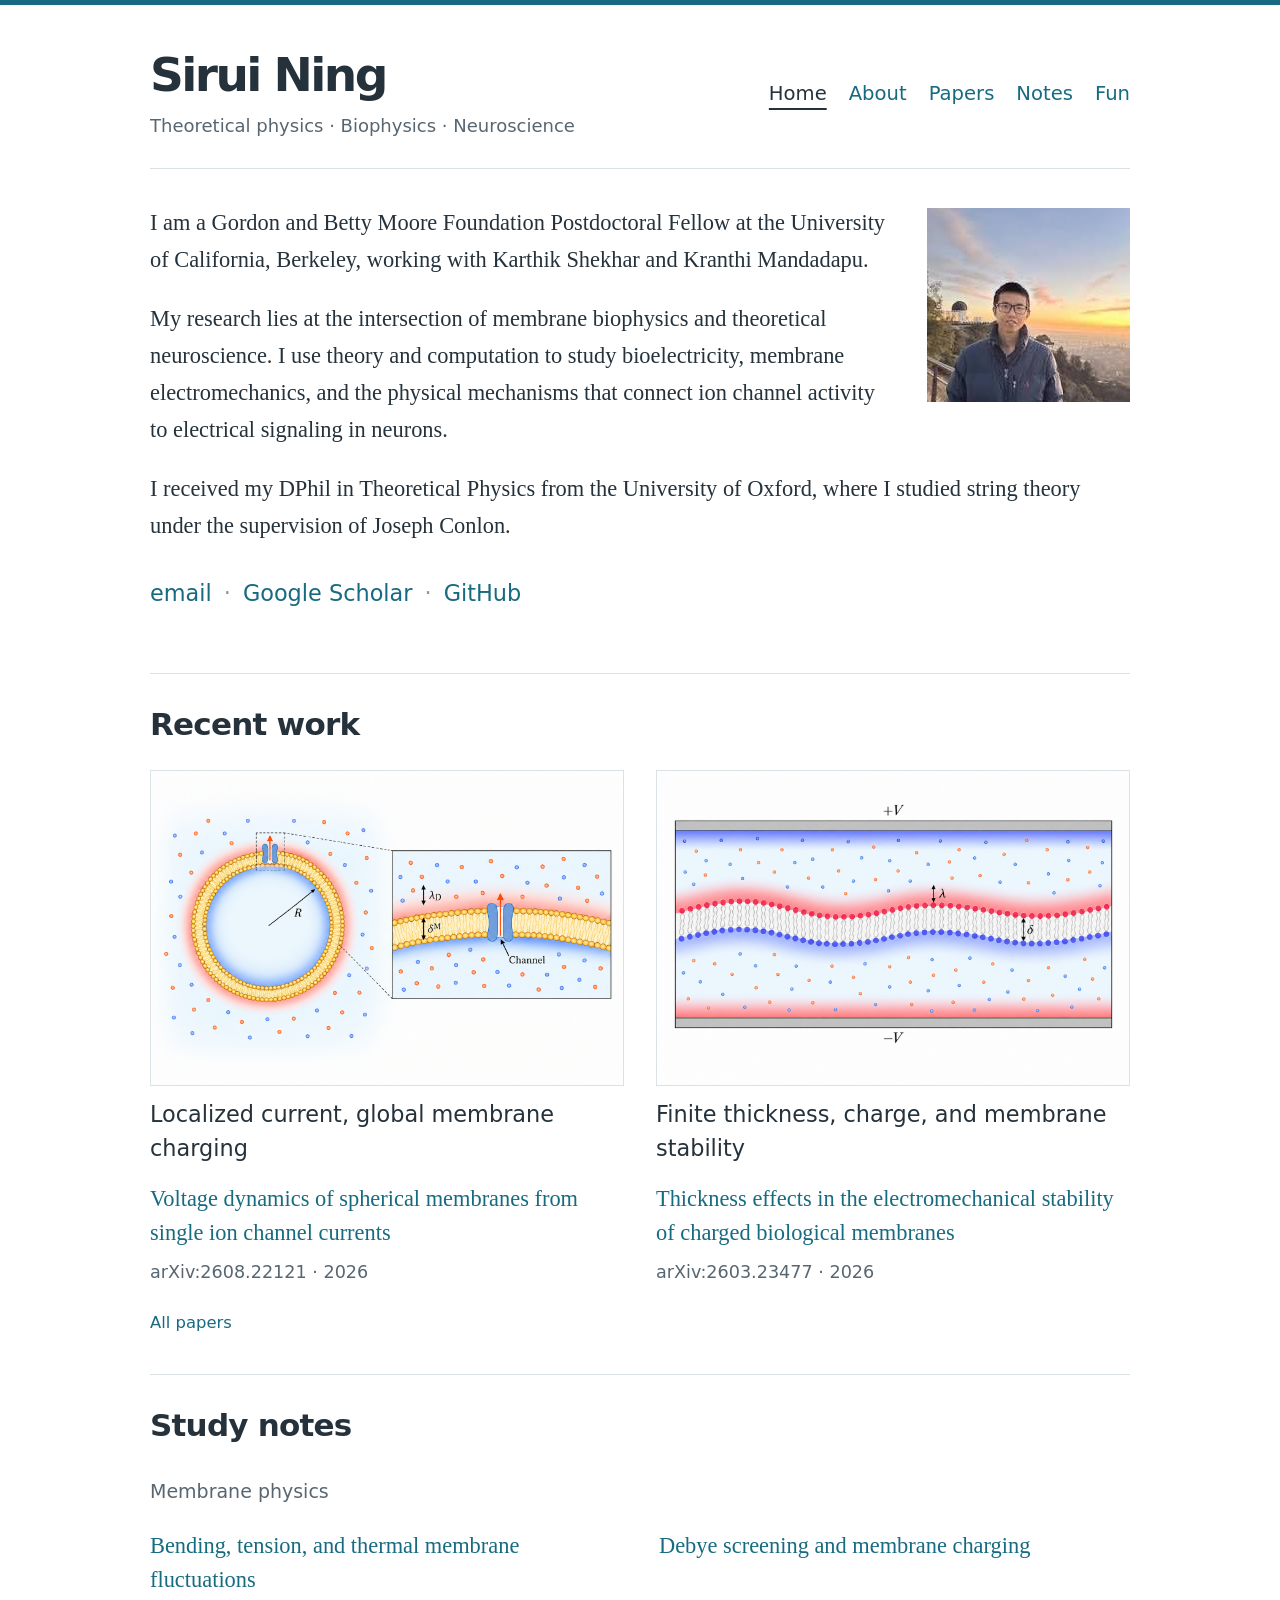
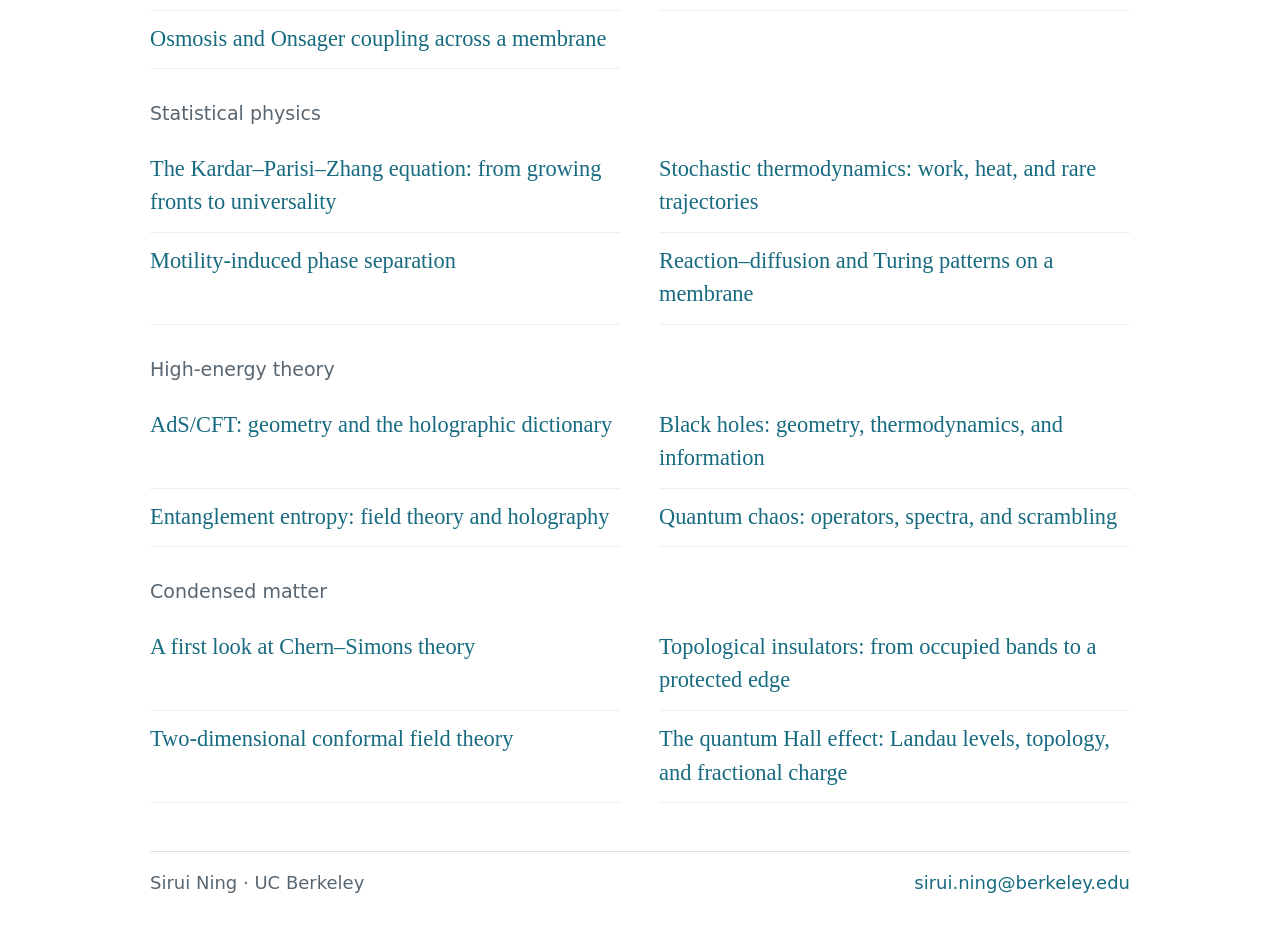
<file: index.html>
<!doctype html>
<html lang="en"><head>
<meta charset="utf-8"><meta name="viewport" content="width=device-width, initial-scale=1">
<meta name="description" content="Sirui Ning is a Gordon and Betty Moore Foundation Postdoctoral Fellow at UC Berkeley, working at the intersection of membrane biophysics and theoretical neuroscience.">
<title>Sirui Ning — Research</title>
<link rel="canonical" href="https://siruining-deep.github.io/">
<link rel="stylesheet" href="styles.css">
</head><body>
<a class="skip" href="#main">Skip to content</a>
<div class="page"><header><div class="identity"><h1><a href="index.html">Sirui Ning</a></h1><p>Theoretical physics · Biophysics · Neuroscience</p></div><nav aria-label="Main navigation"><a href="index.html" aria-current="page">Home</a><a href="about.html">About</a><a href="papers.html">Papers</a><a href="index.html#notes-title">Notes</a><a href="fun.html">Fun</a></nav></header>
<main id="main">
<section class="biography" aria-label="Introduction">
<img class="portrait" src="sirui-ning.jpg" alt="Sirui Ning" width="203" height="194" decoding="async">
<p>I am a Gordon and Betty Moore Foundation Postdoctoral Fellow at the University of California, Berkeley, working with Karthik Shekhar and Kranthi Mandadapu.</p>
<p>My research lies at the intersection of membrane biophysics and theoretical neuroscience. I use theory and computation to study bioelectricity, membrane electromechanics, and the physical mechanisms that connect ion channel activity to electrical signaling in neurons.</p>
<p>I received my DPhil in Theoretical Physics from the University of Oxford, where I studied string theory under the supervision of Joseph Conlon.</p>
<p class="links"><a href="mailto:sirui.ning@berkeley.edu">email</a><a href="https://scholar.google.com/citations?user=Ehlln0UAAAAJ&amp;hl=en">Google Scholar</a><a href="https://github.com/siruining-deep">GitHub</a></p>
</section>
<section aria-labelledby="recent-title"><h2 id="recent-title">Recent work</h2>
<ul class="recent-papers research-grid">
<li>
<figure class="work-figure">
<a href="https://arxiv.org/abs/2608.22121"><img src="voltage-dynamics-paper-style.png" alt="Two-dimensional schematic of a spherical lipid membrane and an enlarged ion channel, showing membrane thickness and the surrounding diffuse charge layers." width="1536" height="1024" loading="lazy" decoding="async"></a>
<figcaption>Localized current, global membrane charging</figcaption>
</figure>
<h3><a href="https://arxiv.org/abs/2608.22121">Voltage dynamics of spherical membranes from single ion channel currents</a></h3>
<span class="paper-meta">arXiv:2608.22121 · 2026</span>
</li>
<li>
<figure class="work-figure">
<a href="https://arxiv.org/abs/2603.23477"><img src="membrane-stability-paper-style.png" alt="Two-dimensional cross-section of a charged membrane between electrodes at positive and negative voltage, showing its finite thickness, electrolyte ions, and diffuse charge layers." width="1536" height="1024" loading="lazy" decoding="async"></a>
<figcaption>Finite thickness, charge, and membrane stability</figcaption>
</figure>
<h3><a href="https://arxiv.org/abs/2603.23477">Thickness effects in the electromechanical stability of charged biological membranes</a></h3>
<span class="paper-meta">arXiv:2603.23477 · 2026</span>
</li>
</ul><p class="section-link"><a href="papers.html">All papers</a></p></section>
<section aria-labelledby="notes-title"><h2 id="notes-title">Study notes</h2>
<h3 class="notes-group">Membrane physics</h3><ul class="notes-list">
<li><a href="membrane-fluctuations.pdf">Bending, tension, and thermal membrane fluctuations</a></li>
<li><a href="membrane-charging.pdf">Debye screening and membrane charging</a></li>
<li><a href="osmosis-onsager.pdf">Osmosis and Onsager coupling across a membrane</a></li>
</ul>
<h3 class="notes-group">Statistical physics</h3><ul class="notes-list">
<li><a href="kpz-equation.pdf">The Kardar–Parisi–Zhang equation: from growing fronts to universality</a></li>
<li><a href="stochastic-thermodynamics.pdf">Stochastic thermodynamics: work, heat, and rare trajectories</a></li>
<li><a href="motility-induced-phase-separation.pdf">Motility-induced phase separation</a></li>
<li><a href="turing-patterns.pdf">Reaction–diffusion and Turing patterns on a membrane</a></li>
</ul>
<h3 class="notes-group">High-energy theory</h3><ul class="notes-list">
<li><a href="ads-cft.pdf">AdS/CFT: geometry and the holographic dictionary</a></li>
<li><a href="black-holes.pdf">Black holes: geometry, thermodynamics, and information</a></li>
<li><a href="entanglement-entropy.pdf">Entanglement entropy: field theory and holography</a></li>
<li><a href="quantum-chaos.pdf">Quantum chaos: operators, spectra, and scrambling</a></li>
</ul>
<h3 class="notes-group">Condensed matter</h3><ul class="notes-list">
<li><a href="chern-simons.pdf">A first look at Chern–Simons theory</a></li>
<li><a href="topological-insulators.pdf">Topological insulators: from occupied bands to a protected edge</a></li>
<li><a href="conformal-field-theory.pdf">Two-dimensional conformal field theory</a></li>
<li><a href="quantum-hall-effect.pdf">The quantum Hall effect: Landau levels, topology, and fractional charge</a></li>
</ul></section></main>
<footer><span>Sirui Ning · UC Berkeley</span><a href="mailto:sirui.ning@berkeley.edu">sirui.ning@berkeley.edu</a></footer>
</div></body></html>
</file>
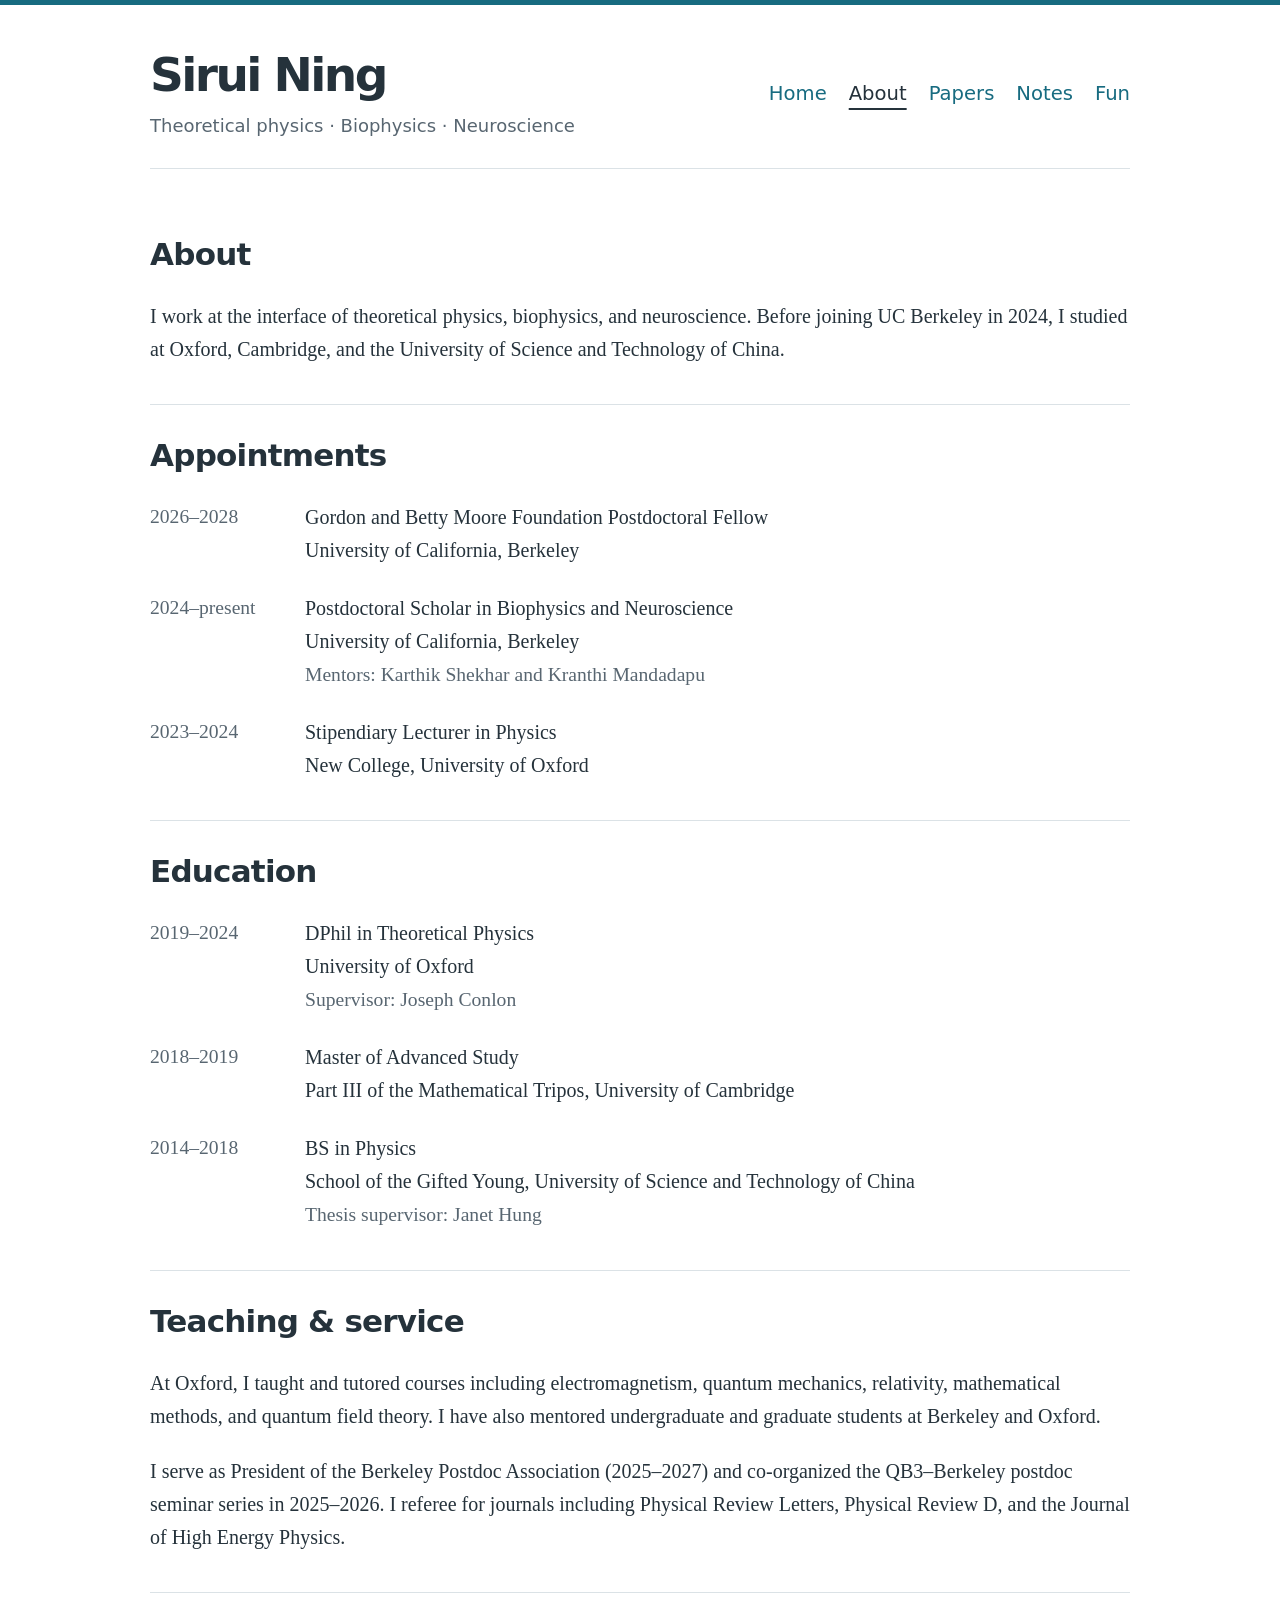
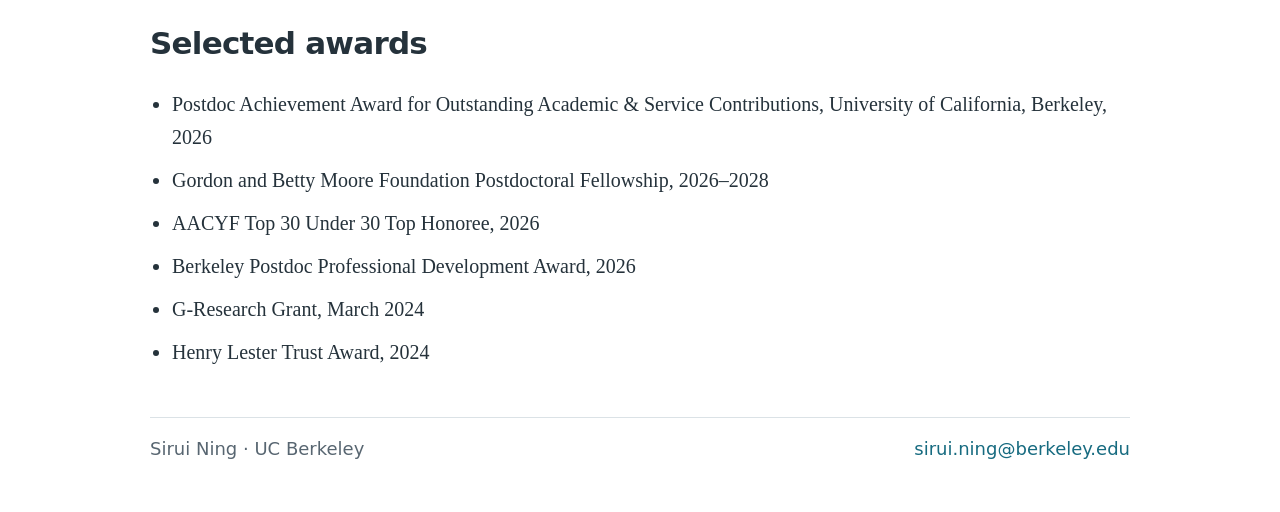
<file: about.html>
<!doctype html>
<html lang="en"><head>
<meta charset="utf-8"><meta name="viewport" content="width=device-width, initial-scale=1">
<meta name="description" content="Academic background, appointments, teaching, and service of Sirui Ning at UC Berkeley.">
<title>About — Sirui Ning</title>
<link rel="canonical" href="https://siruining-deep.github.io/about.html">
<link rel="stylesheet" href="styles.css">
</head><body>
<a class="skip" href="#main">Skip to content</a>
<div class="page"><header><div class="identity"><h1><a href="index.html">Sirui Ning</a></h1><p>Theoretical physics · Biophysics · Neuroscience</p></div><nav aria-label="Main navigation"><a href="index.html">Home</a><a href="about.html" aria-current="page">About</a><a href="papers.html">Papers</a><a href="index.html#notes-title">Notes</a><a href="fun.html">Fun</a></nav></header>
<main id="main">
<section aria-labelledby="about-title"><h2 id="about-title">About</h2>
<p>I work at the interface of theoretical physics, biophysics, and neuroscience. Before joining UC Berkeley in 2024, I studied at Oxford, Cambridge, and the University of Science and Technology of China.</p>
</section>
<section aria-labelledby="appointments-title"><h2 id="appointments-title">Appointments</h2>
<dl class="timeline">
<div><dt>2026–2028</dt><dd><strong>Gordon and Betty Moore Foundation Postdoctoral Fellow</strong><br>University of California, Berkeley</dd></div>
<div><dt>2024–present</dt><dd><strong>Postdoctoral Scholar in Biophysics and Neuroscience</strong><br>University of California, Berkeley<br><span class="detail">Mentors: Karthik Shekhar and Kranthi Mandadapu</span></dd></div>
<div><dt>2023–2024</dt><dd><strong>Stipendiary Lecturer in Physics</strong><br>New College, University of Oxford</dd></div></dl></section>
<section aria-labelledby="education-title"><h2 id="education-title">Education</h2><dl class="timeline">
<div><dt>2019–2024</dt><dd><strong>DPhil in Theoretical Physics</strong><br>University of Oxford<br><span class="detail">Supervisor: Joseph Conlon</span></dd></div>
<div><dt>2018–2019</dt><dd><strong>Master of Advanced Study</strong><br>Part III of the Mathematical Tripos, University of Cambridge</dd></div>
<div><dt>2014–2018</dt><dd><strong>BS in Physics</strong><br>School of the Gifted Young, University of Science and Technology of China<br><span class="detail">Thesis supervisor: Janet Hung</span></dd></div></dl></section>
<section aria-labelledby="teaching-title"><h2 id="teaching-title">Teaching &amp; service</h2>
<p>At Oxford, I taught and tutored courses including electromagnetism, quantum mechanics, relativity, mathematical methods, and quantum field theory. I have also mentored undergraduate and graduate students at Berkeley and Oxford.</p>
<p>I serve as President of the Berkeley Postdoc Association (2025–2027) and co-organized the QB3–Berkeley postdoc seminar series in 2025–2026. I referee for journals including Physical Review Letters, Physical Review D, and the Journal of High Energy Physics.</p></section>
<section aria-labelledby="awards-title"><h2 id="awards-title">Selected awards</h2><ul>
<li>Postdoc Achievement Award for Outstanding Academic &amp; Service Contributions, University of California, Berkeley, 2026</li>
<li>Gordon and Betty Moore Foundation Postdoctoral Fellowship, 2026–2028</li>
<li>AACYF Top 30 Under 30 Top Honoree, 2026</li>
<li>Berkeley Postdoc Professional Development Award, 2026</li>
<li>G-Research Grant, March 2024</li>
<li>Henry Lester Trust Award, 2024</li>
</ul></section></main>
<footer><span>Sirui Ning · UC Berkeley</span><a href="mailto:sirui.ning@berkeley.edu">sirui.ning@berkeley.edu</a></footer>
</div></body></html>
</file>
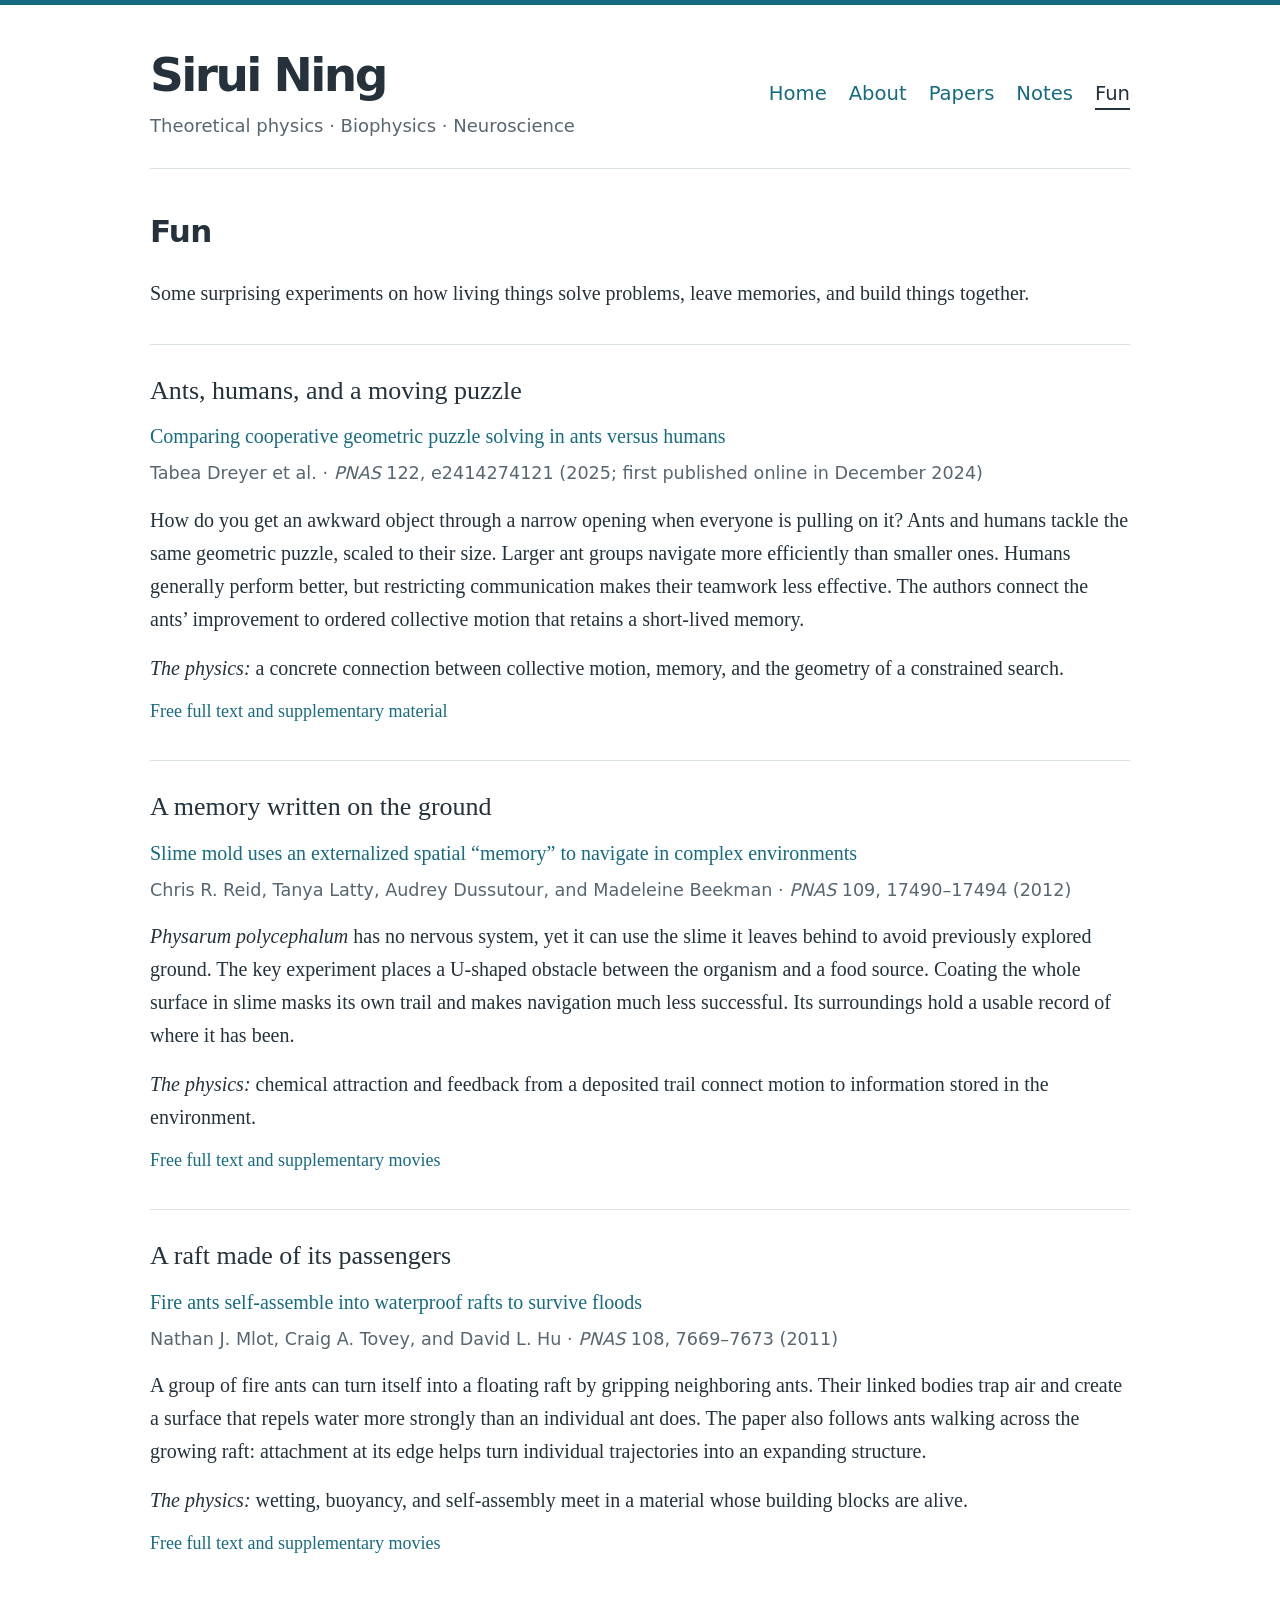
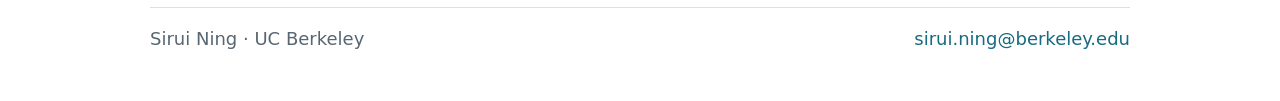
<file: fun.html>
<!doctype html>
<html lang="en"><head>
<meta charset="utf-8"><meta name="viewport" content="width=device-width, initial-scale=1">
<meta name="description" content="A small collection of playful biophysics papers: ants and humans solving puzzles, slime mold navigation, and living fire-ant rafts.">
<title>Fun — Sirui Ning</title>
<link rel="canonical" href="https://siruining-deep.github.io/fun.html">
<link rel="stylesheet" href="styles.css">
</head><body>
<a class="skip" href="#main">Skip to content</a>
<div class="page"><header><div class="identity"><h1><a href="index.html">Sirui Ning</a></h1><p>Theoretical physics · Biophysics · Neuroscience</p></div><nav aria-label="Main navigation"><a href="index.html">Home</a><a href="about.html">About</a><a href="papers.html">Papers</a><a href="index.html#notes-title">Notes</a><a href="fun.html" aria-current="page">Fun</a></nav></header>
<main id="main" class="fun-page">
<h2>Fun</h2>
<p>Some surprising experiments on how living things solve problems, leave memories, and build things together.</p>

<article class="fun-paper" aria-labelledby="ants-title">
<h3 id="ants-title">Ants, humans, and a moving puzzle</h3>
<p class="fun-citation"><a href="https://www.pnas.org/doi/10.1073/pnas.2414274121">Comparing cooperative geometric puzzle solving in ants versus humans</a><span class="paper-meta">Tabea Dreyer et al. · <cite>PNAS</cite> 122, e2414274121 (2025; first published online in December 2024)</span></p>
<p>How do you get an awkward object through a narrow opening when everyone is pulling on it? Ants and humans tackle the same geometric puzzle, scaled to their size. Larger ant groups navigate more efficiently than smaller ones. Humans generally perform better, but restricting communication makes their teamwork less effective. The authors connect the ants’ improvement to ordered collective motion that retains a short-lived memory.</p>
<p class="fun-connection"><strong>The physics:</strong> a concrete connection between collective motion, memory, and the geometry of a constrained search.</p>
<p class="fun-links"><a href="https://pmc.ncbi.nlm.nih.gov/articles/PMC11725855/">Free full text and supplementary material</a></p>
</article>

<article class="fun-paper" aria-labelledby="slime-title">
<h3 id="slime-title">A memory written on the ground</h3>
<p class="fun-citation"><a href="https://www.pnas.org/doi/10.1073/pnas.1215037109">Slime mold uses an externalized spatial “memory” to navigate in complex environments</a><span class="paper-meta">Chris R. Reid, Tanya Latty, Audrey Dussutour, and Madeleine Beekman · <cite>PNAS</cite> 109, 17490–17494 (2012)</span></p>
<p><i>Physarum polycephalum</i> has no nervous system, yet it can use the slime it leaves behind to avoid previously explored ground. The key experiment places a U-shaped obstacle between the organism and a food source. Coating the whole surface in slime masks its own trail and makes navigation much less successful. Its surroundings hold a usable record of where it has been.</p>
<p class="fun-connection"><strong>The physics:</strong> chemical attraction and feedback from a deposited trail connect motion to information stored in the environment.</p>
<p class="fun-links"><a href="https://pmc.ncbi.nlm.nih.gov/articles/PMC3491460/">Free full text and supplementary movies</a></p>
</article>

<article class="fun-paper" aria-labelledby="rafts-title">
<h3 id="rafts-title">A raft made of its passengers</h3>
<p class="fun-citation"><a href="https://www.pnas.org/doi/10.1073/pnas.1016658108">Fire ants self-assemble into waterproof rafts to survive floods</a><span class="paper-meta">Nathan J. Mlot, Craig A. Tovey, and David L. Hu · <cite>PNAS</cite> 108, 7669–7673 (2011)</span></p>
<p>A group of fire ants can turn itself into a floating raft by gripping neighboring ants. Their linked bodies trap air and create a surface that repels water more strongly than an individual ant does. The paper also follows ants walking across the growing raft: attachment at its edge helps turn individual trajectories into an expanding structure.</p>
<p class="fun-connection"><strong>The physics:</strong> wetting, buoyancy, and self-assembly meet in a material whose building blocks are alive.</p>
<p class="fun-links"><a href="https://pmc.ncbi.nlm.nih.gov/articles/PMC3093451/">Free full text and supplementary movies</a></p>
</article>
</main>
<footer><span>Sirui Ning · UC Berkeley</span><a href="mailto:sirui.ning@berkeley.edu">sirui.ning@berkeley.edu</a></footer>
</div></body></html>
</file>
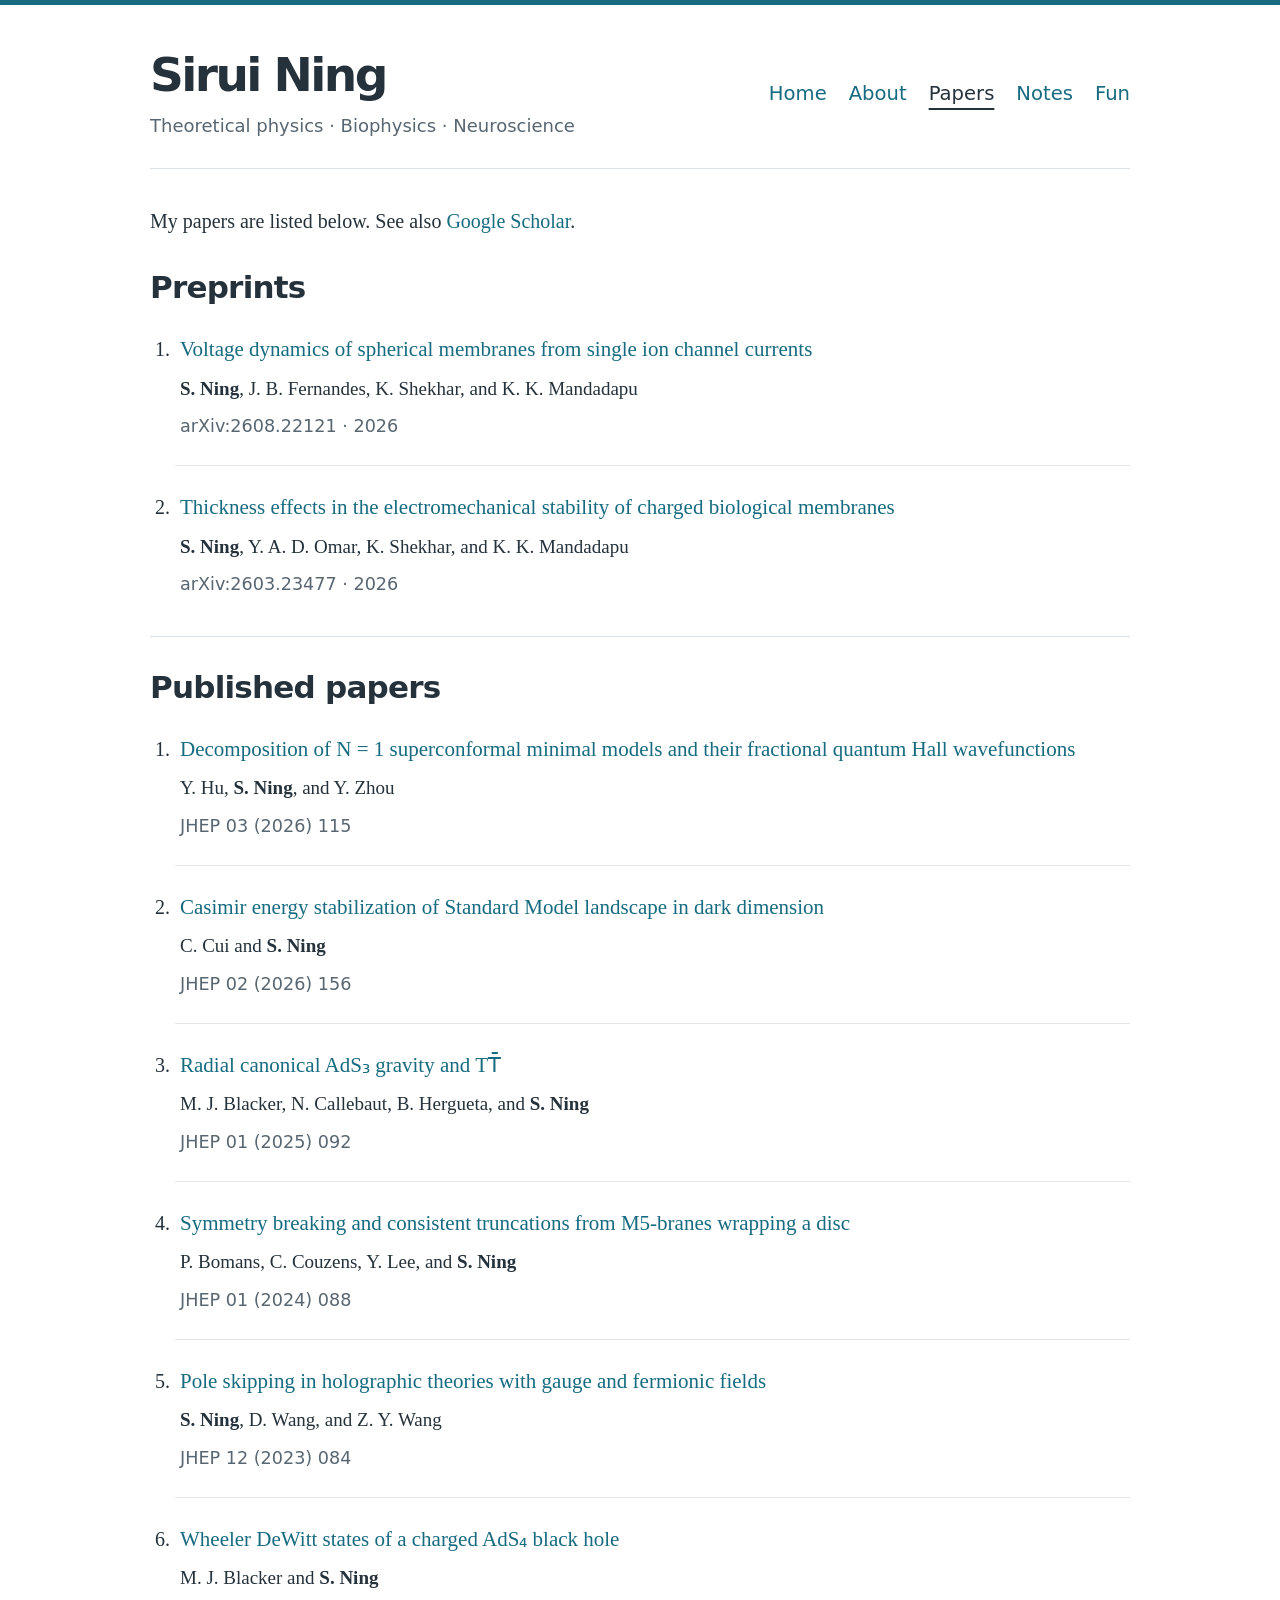
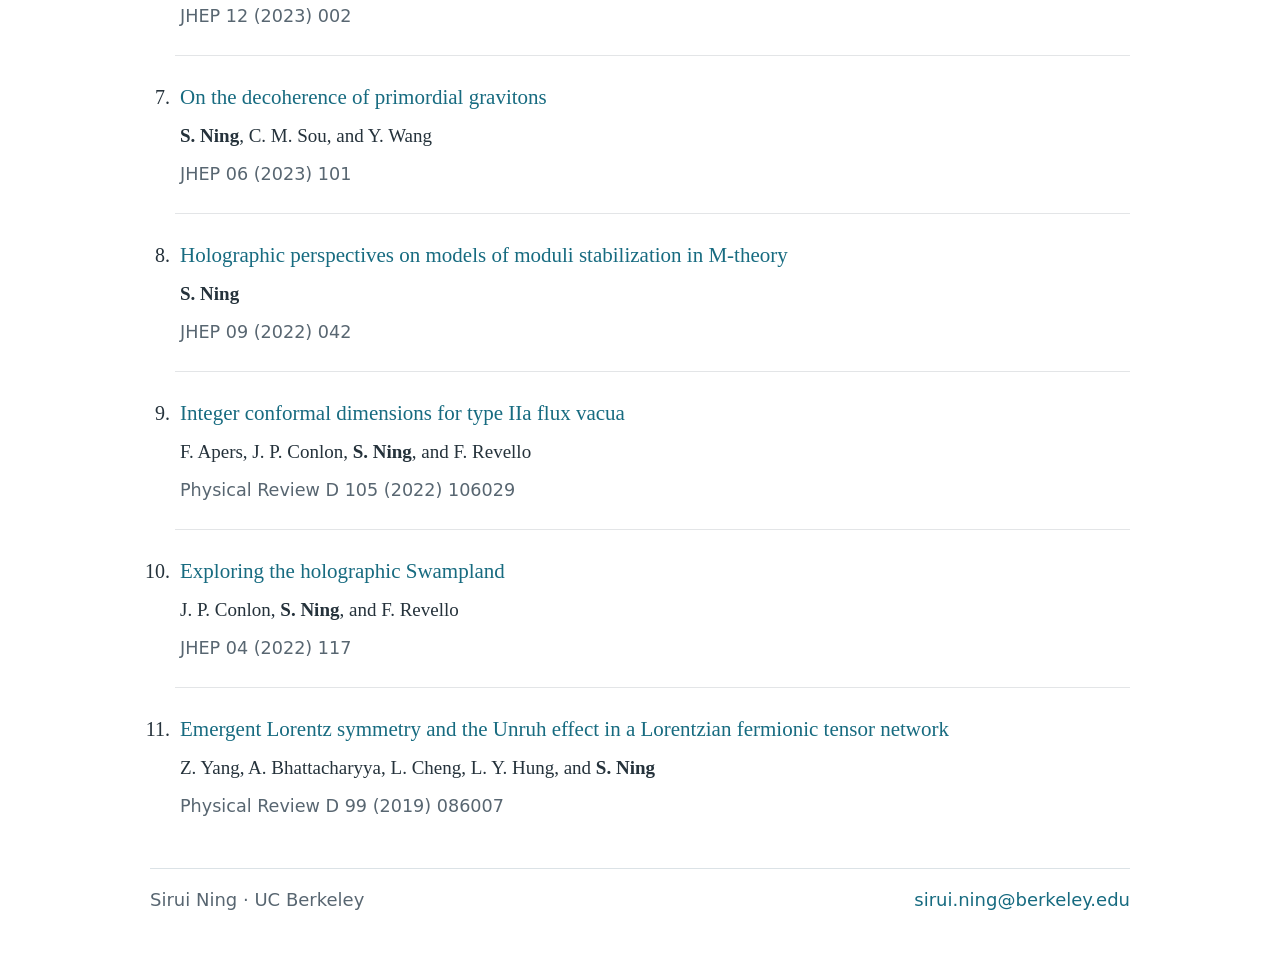
<file: papers.html>
<!doctype html>
<html lang="en"><head>
<meta charset="utf-8"><meta name="viewport" content="width=device-width, initial-scale=1">
<meta name="description" content="Research publications by Sirui Ning in biophysics, holography, quantum gravity, and theoretical physics.">
<title>Papers — Sirui Ning</title>
<link rel="canonical" href="https://siruining-deep.github.io/papers.html">
<link rel="stylesheet" href="styles.css">
</head><body>
<a class="skip" href="#main">Skip to content</a>
<div class="page"><header><div class="identity"><h1><a href="index.html">Sirui Ning</a></h1><p>Theoretical physics · Biophysics · Neuroscience</p></div><nav aria-label="Main navigation"><a href="index.html">Home</a><a href="about.html">About</a><a href="papers.html" aria-current="page">Papers</a><a href="index.html#notes-title">Notes</a><a href="fun.html">Fun</a></nav></header>
<main id="main">
<p class="papers-intro">My papers are listed below. See also <a href="https://scholar.google.com/citations?user=Ehlln0UAAAAJ&amp;hl=en">Google Scholar</a>.</p>
<section aria-labelledby="preprints-title"><h2 id="preprints-title">Preprints</h2><ol class="paper-list"><li><h3><a href="https://arxiv.org/abs/2608.22121">Voltage dynamics of spherical membranes from single ion channel currents</a></h3><p class="authors"><strong>S. Ning</strong>, J. B. Fernandes, K. Shekhar, and K. K. Mandadapu</p><p class="paper-meta">arXiv:2608.22121 · 2026</p></li><li><h3><a href="https://arxiv.org/abs/2603.23477">Thickness effects in the electromechanical stability of charged biological membranes</a></h3><p class="authors"><strong>S. Ning</strong>, Y. A. D. Omar, K. Shekhar, and K. K. Mandadapu</p><p class="paper-meta">arXiv:2603.23477 · 2026</p></li></ol></section>
<section aria-labelledby="published-title"><h2 id="published-title">Published papers</h2><ol class="paper-list"><li><h3><a href="https://scholar.google.com/citations?view_op=view_citation&amp;hl=en&amp;user=Ehlln0UAAAAJ&amp;citation_for_view=Ehlln0UAAAAJ:IjCSPb-OGe4C">Decomposition of N = 1 superconformal minimal models and their fractional quantum Hall wavefunctions</a></h3><p class="authors">Y. Hu, <strong>S. Ning</strong>, and Y. Zhou</p><p class="paper-meta">JHEP 03 (2026) 115</p></li><li><h3><a href="https://scholar.google.com/citations?view_op=view_citation&amp;hl=en&amp;user=Ehlln0UAAAAJ&amp;citation_for_view=Ehlln0UAAAAJ:UeHWp8X0CEIC">Casimir energy stabilization of Standard Model landscape in dark dimension</a></h3><p class="authors">C. Cui and <strong>S. Ning</strong></p><p class="paper-meta">JHEP 02 (2026) 156</p></li><li><h3><a href="https://scholar.google.com/citations?view_op=view_citation&amp;hl=en&amp;user=Ehlln0UAAAAJ&amp;citation_for_view=Ehlln0UAAAAJ:u5HHmVD_uO8C">Radial canonical AdS₃ gravity and TT̄</a></h3><p class="authors">M. J. Blacker, N. Callebaut, B. Hergueta, and <strong>S. Ning</strong></p><p class="paper-meta">JHEP 01 (2025) 092</p></li><li><h3><a href="https://scholar.google.com/citations?view_op=view_citation&amp;hl=en&amp;user=Ehlln0UAAAAJ&amp;citation_for_view=Ehlln0UAAAAJ:qjMakFHDy7sC">Symmetry breaking and consistent truncations from M5-branes wrapping a disc</a></h3><p class="authors">P. Bomans, C. Couzens, Y. Lee, and <strong>S. Ning</strong></p><p class="paper-meta">JHEP 01 (2024) 088</p></li><li><h3><a href="https://scholar.google.com/citations?view_op=view_citation&amp;hl=en&amp;user=Ehlln0UAAAAJ&amp;citation_for_view=Ehlln0UAAAAJ:W7OEmFMy1HYC">Pole skipping in holographic theories with gauge and fermionic fields</a></h3><p class="authors"><strong>S. Ning</strong>, D. Wang, and Z. Y. Wang</p><p class="paper-meta">JHEP 12 (2023) 084</p></li><li><h3><a href="https://scholar.google.com/citations?view_op=view_citation&amp;hl=en&amp;user=Ehlln0UAAAAJ&amp;citation_for_view=Ehlln0UAAAAJ:YsMSGLbcyi4C">Wheeler DeWitt states of a charged AdS₄ black hole</a></h3><p class="authors">M. J. Blacker and <strong>S. Ning</strong></p><p class="paper-meta">JHEP 12 (2023) 002</p></li><li><h3><a href="https://scholar.google.com/citations?view_op=view_citation&amp;hl=en&amp;user=Ehlln0UAAAAJ&amp;citation_for_view=Ehlln0UAAAAJ:eQOLeE2rZwMC">On the decoherence of primordial gravitons</a></h3><p class="authors"><strong>S. Ning</strong>, C. M. Sou, and Y. Wang</p><p class="paper-meta">JHEP 06 (2023) 101</p></li><li><h3><a href="https://scholar.google.com/citations?view_op=view_citation&amp;hl=en&amp;user=Ehlln0UAAAAJ&amp;citation_for_view=Ehlln0UAAAAJ:roLk4NBRz8UC">Holographic perspectives on models of moduli stabilization in M-theory</a></h3><p class="authors"><strong>S. Ning</strong></p><p class="paper-meta">JHEP 09 (2022) 042</p></li><li><h3><a href="https://scholar.google.com/citations?view_op=view_citation&amp;hl=en&amp;user=Ehlln0UAAAAJ&amp;citation_for_view=Ehlln0UAAAAJ:Y0pCki6q_DkC">Integer conformal dimensions for type IIa flux vacua</a></h3><p class="authors">F. Apers, J. P. Conlon, <strong>S. Ning</strong>, and F. Revello</p><p class="paper-meta">Physical Review D 105 (2022) 106029</p></li><li><h3><a href="https://scholar.google.com/citations?view_op=view_citation&amp;hl=en&amp;user=Ehlln0UAAAAJ&amp;citation_for_view=Ehlln0UAAAAJ:9yKSN-GCB0IC">Exploring the holographic Swampland</a></h3><p class="authors">J. P. Conlon, <strong>S. Ning</strong>, and F. Revello</p><p class="paper-meta">JHEP 04 (2022) 117</p></li><li><h3><a href="https://scholar.google.com/citations?view_op=view_citation&amp;hl=en&amp;user=Ehlln0UAAAAJ&amp;citation_for_view=Ehlln0UAAAAJ:d1gkVwhDpl0C">Emergent Lorentz symmetry and the Unruh effect in a Lorentzian fermionic tensor network</a></h3><p class="authors">Z. Yang, A. Bhattacharyya, L. Cheng, L. Y. Hung, and <strong>S. Ning</strong></p><p class="paper-meta">Physical Review D 99 (2019) 086007</p></li></ol></section></main>
<footer><span>Sirui Ning · UC Berkeley</span><a href="mailto:sirui.ning@berkeley.edu">sirui.ning@berkeley.edu</a></footer>
</div></body></html>
</file>
<file: styles.css>
:root { color-scheme: light; --ink: #25323b; --link: #176b80; --line: #dbe2e6; }
* { box-sizing: border-box; }
html { font-size: 20px; scroll-behavior: smooth; }
body { margin: 0; border-top: 5px solid var(--link); background: #fff; color: var(--ink); font-family: Georgia, 'Times New Roman', serif; line-height: 1.65; }
.page { width: min(980px, calc(100% - 48px)); margin: 42px auto 48px; }
header { display: flex; align-items: center; justify-content: space-between; gap: 24px; padding-bottom: 27px; border-bottom: 1px solid var(--line); }
header h1 { margin: 0; font: 600 clamp(1.9rem, 4vw, 2.35rem)/1.2 system-ui, sans-serif; letter-spacing: -.055em; }
header h1 a { color: var(--ink); }
.identity p { margin: 9px 0 0; color: #586671; font: .9rem/1.6 system-ui, sans-serif; }
nav { display: flex; flex-wrap: wrap; gap: 8px 22px; }
nav a { font: .98rem/1.7 system-ui, sans-serif; padding: 8px 0; }
nav a[aria-current='page'] { color: var(--ink); text-decoration: underline; text-decoration-thickness: 2px; text-underline-offset: 8px; }
a { color: var(--link); text-decoration: none; text-underline-offset: 5px; }
a:hover, a:focus-visible { text-decoration: underline; }
a:focus-visible { outline: 2px solid var(--link); outline-offset: 4px; }
main { padding: 36px 0 0; min-height: 360px; }
p { margin: 0 0 22px; }
h2 { text-align: left; font: 600 1.55rem/1.35 system-ui, sans-serif; letter-spacing: -.025em; margin: 29px 0 24px; }
section + section { margin-top: 38px; padding-top: 1px; border-top: 1px solid var(--line); }
.intro { max-width: 620px; }
.biography { display: flow-root; }
.biography p { font-size: 1.12rem; }
.biography a { font-size: inherit; }
.portrait { float: right; width: 203px; max-width: 100%; height: auto; margin: 3px 0 24px 38px; }
.links { display: flex; flex-wrap: wrap; gap: 8px 0; font: .95rem/1.8 system-ui, sans-serif; margin-top: 28px; }
.links > a + a::before { content: '·'; margin-inline: 12px; color: #92979b; display: inline-block; }
.file-label { font-size: .85em; }
ul { padding-left: 22px; }
li { margin-bottom: 10px; }
footer { display: flex; justify-content: space-between; flex-wrap: wrap; gap: 8px 20px; margin-top: 48px; padding: 16px 0 0; border-top: 1px solid var(--line); color: #586671; font: .9rem/1.65 system-ui, sans-serif; }
.paper-meta { display: block; color: #586671; font: .88rem/1.6 system-ui, sans-serif; margin-top: 8px; }
.recent-papers { list-style: none; padding: 0; }
.research-grid { display: grid; grid-template-columns: minmax(0, 1fr) minmax(0, 1fr); gap: 32px; margin-block: 0 24px; }
.recent-papers li { margin: 0; min-width: 0; }
.recent-papers h3 { margin: 17px 0 0; font: 400 1.12rem/1.5 Georgia, 'Times New Roman', serif; }
.recent-papers h3 a { font-size: inherit; }
.work-figure { margin: 0; }
.work-figure > a { display: block; }
.work-figure img { display: block; width: 100%; height: auto; aspect-ratio: 3 / 2; object-fit: contain; background: #fff; border: 1px solid var(--line); }
.work-figure figcaption { margin-top: 12px; color: var(--ink); font: 500 1.12rem/1.5 system-ui, sans-serif; }
@media (max-width: 700px) { .research-grid { grid-template-columns: 1fr; gap: 32px; } }
.section-link { font: .82rem/1.6 system-ui, sans-serif; }
.paper-list { padding-left: 25px; }
.paper-list li { padding: 0 0 25px 5px; margin-bottom: 25px; border-bottom: 1px solid #e3e5e7; }
.paper-list li:last-child { border-bottom: 0; padding-bottom: 0; }
.paper-list h3 { font-size: 1.05rem; font-weight: 400; line-height: 1.5; margin: 0 0 7px; }
.paper-list p { margin-bottom: 0; }
.authors { font-size: .95rem; }
.papers-intro { margin-bottom: 0; }
.notes-group { margin: 30px 0 13px; color: #586671; font: 500 .95rem/1.5 system-ui, sans-serif; }
.notes-list { list-style: none; padding: 0; margin: 0; display: grid; grid-template-columns: 1fr 1fr; column-gap: 38px; }
.notes-list li { padding: 11px 0 13px; margin: 0; border-bottom: 1px solid #edf0f2; font-size: 1.12rem; line-height: 1.5; }
.notes-list a { font-size: inherit; }
.note-detail { display: block; color: #586671; margin-top: 5px; font: .78rem/1.5 system-ui, sans-serif; }
.timeline { margin: 0; }
.timeline > div { display: grid; grid-template-columns: 135px 1fr; gap: 20px; margin-bottom: 25px; }
.timeline dt, .detail { color: #586671; font-size: .98rem; }
.timeline dd { margin: 0; }
.timeline strong { font-weight: 400; }
.fun-page > h2 { margin-top: 6px; }
.fun-paper { margin-top: 34px; padding-top: 28px; border-top: 1px solid var(--line); }
.fun-paper h3 { margin: 0 0 12px; font-size: 1.3rem; font-weight: 400; line-height: 1.4; }
.fun-citation { margin-bottom: 18px; line-height: 1.5; }
.fun-citation cite { font-style: italic; }
.fun-paper p { margin-bottom: 16px; }
.fun-paper .fun-connection { margin-bottom: 12px; }
.fun-connection strong { font-weight: 400; font-style: italic; }
.fun-paper .fun-links { margin-bottom: 0; font-size: .9rem; }
.skip { position: absolute; left: 12px; top: -100px; padding: 8px; background: #fff; }
.skip:focus { top: 12px; }
@media (max-width: 800px) { header { align-items: flex-start; flex-direction: column; gap: 18px; } nav { gap: 8px 26px; } .portrait { width: 170px; margin-left: 25px; } .notes-list { column-gap: 25px; } }
@media (max-width: 540px) { .page { width: calc(100% - 36px); margin-top: 27px; } .portrait { width: 170px; margin: 3px 0 16px 20px; } .biography p { font-size: 1rem; } .notes-list { grid-template-columns: 1fr; } nav { gap: 8px 24px; } .identity p { font-size: .84rem; } .timeline > div { grid-template-columns: 1fr; gap: 3px; } .links > a + a::before { margin-inline: 9px; } }
@media (max-width: 420px) { .portrait { float: none; margin: 0 0 22px; } }
@media (prefers-reduced-motion: reduce) { html { scroll-behavior: auto; } }
@media print { .page { width: 100%; margin: 0; } body { border: 0; } header { display: block; } nav, .skip { display: none; } }
</file>
